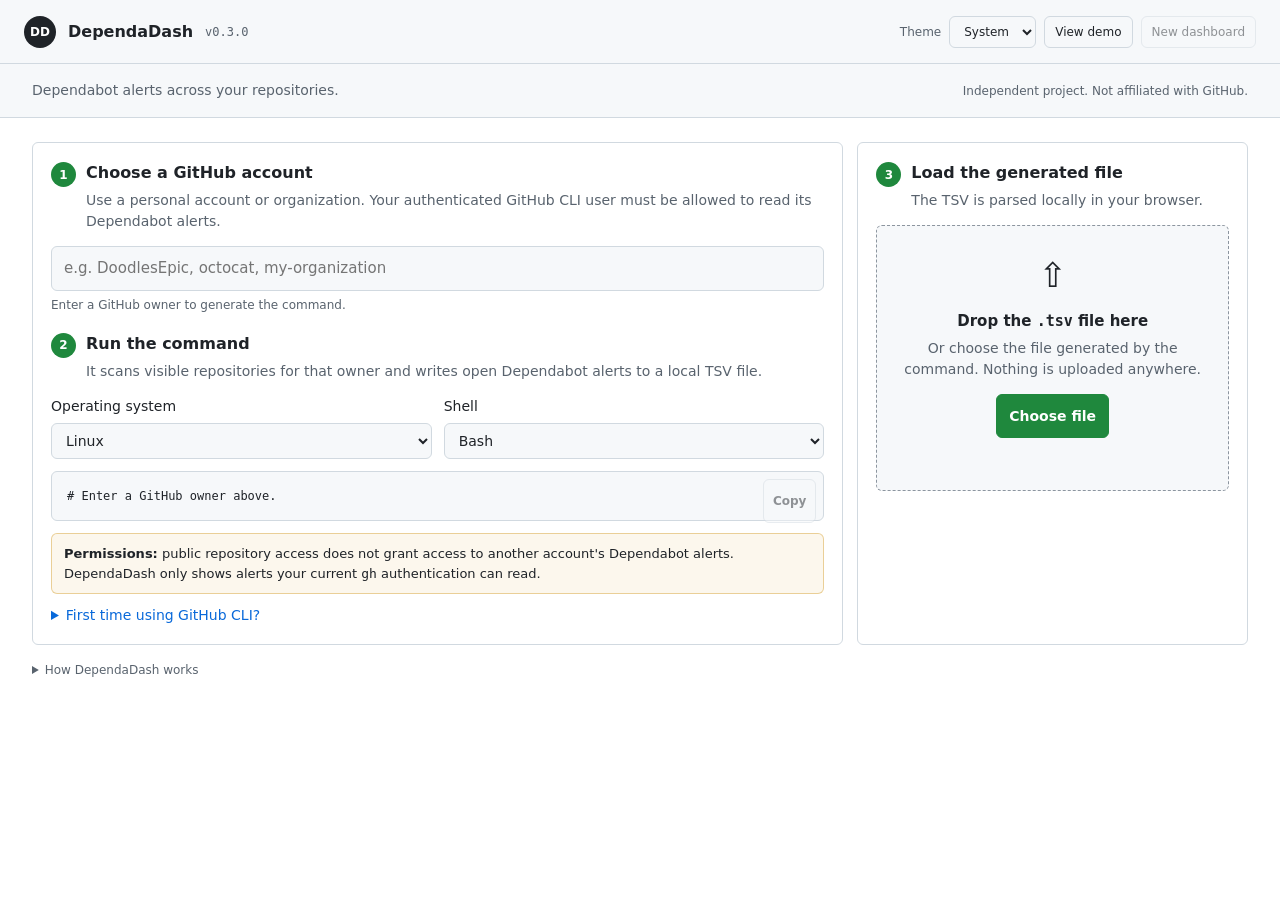
<file: index.html>
<!doctype html>
<html lang="en">
<head>
  <meta charset="utf-8">
  <meta name="viewport" content="width=device-width, initial-scale=1">
  <meta name="color-scheme" content="light dark">
  <meta name="description" content="A local dashboard for Dependabot alerts across GitHub repositories.">
  <title>DependaDash</title>
  <link rel="stylesheet" href="styles.css">
</head>
<body>
  <header class="site-header">
    <div class="brand">
      <div class="mark" aria-hidden="true">DD</div>
      <h1>DependaDash</h1>
      <span class="version" aria-label="Version">v0.3.0</span>
    </div>
    <div class="header-actions">
      <label class="theme-control" for="themeSelect">Theme
        <select class="control" id="themeSelect">
          <option value="system">System</option>
          <option value="light">Light</option>
          <option value="dark">Dark</option>
        </select>
      </label>
      <button class="btn" id="demoBtn" type="button">View demo</button>
      <button class="btn" id="resetBtn" type="button" aria-label="Start a new dashboard or analyze another account" disabled>New dashboard</button>
    </div>
  </header>
  <div class="page-intro">
    <p class="subtitle">Dependabot alerts across your repositories.</p>
    <p class="affiliation">Independent project. Not affiliated with GitHub.</p>
  </div>

  <main class="shell">
    <section class="grid setup" id="setup">
      <div class="panel">
        <div class="panel-body">
          <div class="step">
            <span class="step-number">1</span>
            <div>
              <h2>Choose a GitHub account</h2>
              <p>Use a personal account or organization. Your authenticated GitHub CLI user must be allowed to read its Dependabot alerts.</p>
            </div>
          </div>

          <div class="owner-row">
            <input
              class="owner-input"
              id="ownerInput"
              maxlength="39"
              spellcheck="false"
              placeholder="e.g. DoodlesEpic, octocat, my-organization"
              autocomplete="off"
              aria-label="GitHub account or organization"
            >
          </div>
          <div class="owner-status" id="ownerStatus">Enter a GitHub owner to generate the command.</div>

          <div class="step command-step">
            <span class="step-number">2</span>
            <div>
              <h2>Run the command</h2>
              <p>It scans visible repositories for that owner and writes open Dependabot alerts to a local TSV file.</p>
            </div>
          </div>

          <div class="command-selectors">
            <label for="osSelect">
              Operating system
              <select class="control" id="osSelect">
                <option value="linux">Linux</option>
                <option value="macos">macOS</option>
                <option value="windows">Windows</option>
              </select>
            </label>
            <label for="shellSelect">
              Shell
              <select class="control" id="shellSelect">
                <option value="bash">Bash</option>
                <option value="fish">fish</option>
                <option value="zsh">Zsh</option>
                <option value="powershell">PowerShell</option>
              </select>
            </label>
          </div>

          <p id="shellHint" hidden>Save the command as a .cmd file, then run it in Command Prompt.</p>

          <div class="code-wrap">
            <pre id="command"><code># Enter a GitHub owner above.</code></pre>
            <button class="btn copy-button" id="copyBtn" type="button" disabled>Copy</button>
          </div>

          <div class="notice warning">
            <strong>Permissions:</strong> public repository access does not grant access to another account's Dependabot alerts. DependaDash only shows alerts your current <code>gh</code> authentication can read.
          </div>

          <details>
            <summary>First time using GitHub CLI?</summary>
            <div class="notice">
              Install GitHub CLI, then run <code>gh auth login</code> and complete authentication. All shell versions use its built-in JSON filtering and do not require a separate <code>jq</code> installation. DependaDash never asks for or stores your GitHub token.
            </div>
          </details>
        </div>
      </div>

      <div class="panel">
        <div class="panel-body">
          <div class="step">
            <span class="step-number">3</span>
            <div>
              <h2>Load the generated file</h2>
              <p>The TSV is parsed locally in your browser.</p>
            </div>
          </div>

          <div class="drop-zone" id="dropZone">
            <div class="drop-icon" aria-hidden="true">⇧</div>
            <strong>Drop the <code>.tsv</code> file here</strong>
            <p>Or choose the file generated by the command. Nothing is uploaded anywhere.</p>
            <label class="btn primary" for="fileInput">Choose file</label>
            <input id="fileInput" type="file" accept=".tsv,.txt,text/tab-separated-values,text/plain">
            <div class="file-meta" id="fileMeta"></div>
          </div>
        </div>
      </div>
    </section>

    <section class="dashboard" id="dashboard" aria-label="Dependabot dashboard">
      <section class="dashboard-summary" aria-label="Dashboard summary">
        <div class="identity">
          <span>Loaded owner: <strong id="loadedOwner">-</strong></span>
          <span class="muted" id="loadedRepos">0 affected repositories</span>
        </div>
        <dl class="stats" aria-label="Alert counts">
          <div><dt>Open alerts</dt><dd id="totalCount">0</dd></div>
          <div class="critical"><dt>Critical</dt><dd id="criticalCount">0</dd></div>
          <div class="high"><dt>High</dt><dd id="highCount">0</dd></div>
          <div class="medium"><dt>Medium</dt><dd id="mediumCount">0</dd></div>
          <div class="low"><dt>Low</dt><dd id="lowCount">0</dd></div>
        </dl>
      </section>

      <section class="panel results-panel">
        <div class="results-header">
          <div class="tabs" role="tablist" aria-label="Group alerts">
            <button class="tab active" data-tab="alerts" type="button" role="tab" aria-selected="true">Alerts</button>
            <button class="tab" data-tab="advisories" type="button" role="tab" aria-selected="false">Group by advisory</button>
          </div>
          <div class="result-actions">
            <details class="column-menu" id="columnMenu">
              <summary class="btn">Columns</summary>
              <fieldset id="columnOptions">
                <legend>Visible columns</legend>
                <p class="column-help">Drag column edges to resize, or focus an edge and use the arrow keys.</p>
              </fieldset>
            </details>
            <button class="btn" id="exportBtn" type="button">Export CSV</button>
          </div>
        </div>
        <div class="toolbar">
          <input class="control search" id="search" placeholder="Search repository, package, GHSA, CVE..." aria-label="Search alerts">
          <select class="control" id="severityFilter" aria-label="Filter by severity">
            <option value="">All severities</option>
          </select>
          <select class="control" id="repoFilter" aria-label="Filter by repository">
            <option value="">All repositories</option>
          </select>
          <select class="control" id="ecosystemFilter" aria-label="Filter by ecosystem">
            <option value="">All ecosystems</option>
          </select>
          <select class="control" id="sortOrder" aria-label="Order alerts">
            <option value="severity">Severity</option>
            <option value="created_at:desc">Alert created: newest first</option>
            <option value="created_at:asc">Alert created: oldest first</option>
            <option value="published_at:desc">Advisory published: newest first</option>
            <option value="published_at:asc">Advisory published: oldest first</option>
          </select>
        </div>
        <p class="sort-help tiny">Dates are shown in UTC. Missing dates sort last. Grouped alert ordering uses each group's newest or oldest matching alert.</p>

        <div id="alertsView">
          <div class="table-wrap" tabindex="0" role="region" aria-label="Alerts table, scroll to see all columns">
            <table id="alertsTable">
              <colgroup id="alertColumns"></colgroup>
              <thead>
                <tr>
                  <th>Severity</th>
                  <th>Repository</th>
                  <th>Package</th>
                  <th>Advisory</th>
                  <th>Versions</th>
                  <th>Alert</th>
                </tr>
              </thead>
              <tbody id="alertsBody"></tbody>
            </table>
            <div class="empty" id="alertsEmpty" hidden>No alerts match the current filters.</div>
          </div>
        </div>

        <div id="advisoriesView" hidden>
          <div id="advisoriesList"></div>
          <div class="empty" id="advisoriesEmpty" hidden>No advisories match the current filters.</div>
        </div>

        <div class="footer-row">
          <span id="resultMeta">0 results</span>
          <span>Data stays in this browser tab.</span>
        </div>
      </section>
    </section>

    <details class="footer-note">
      <summary>How DependaDash works</summary>
      <p>Browsers cannot execute <code>gh</code> directly. DependaDash generates the collection command and then visualizes the TSV it produces.</p>
    </details>
  </main>

  <div class="toast" id="toast" role="status" aria-live="polite"></div>
  <script src="commands.js" defer></script>
  <script src="main.js" defer></script>
</body>
</html>
</file>
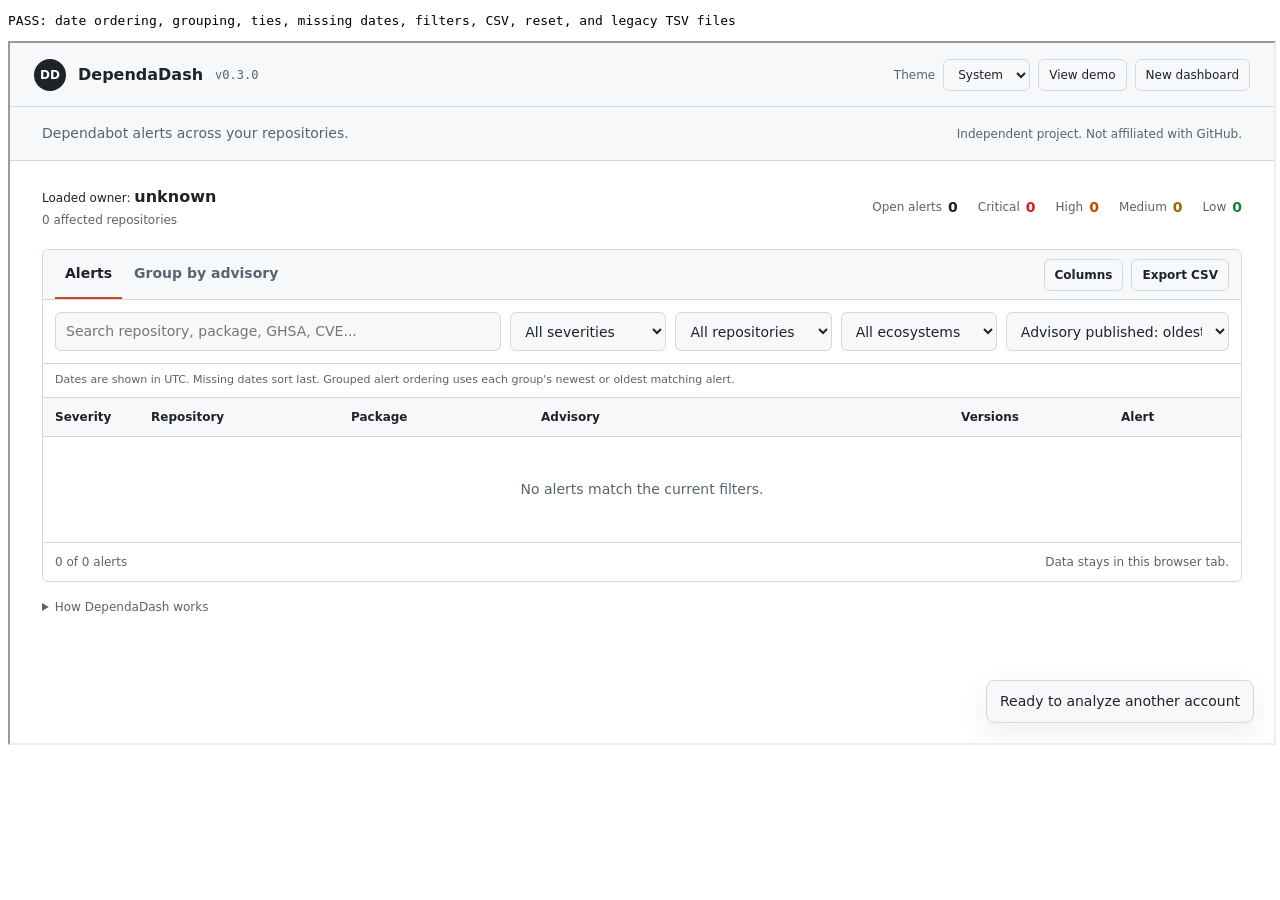
<file: tests/dashboard.html>
<!doctype html>
<html lang="en">
<meta charset="utf-8">
<title>DependaDash dashboard tests</title>
<pre id="result">Running dashboard tests...</pre>
<iframe src="../index.html" title="Dashboard under test" style="width: 100%; height: 700px"></iframe>
<script>
const result = document.querySelector('#result')
document.querySelector('iframe').addEventListener('load', async event => {
  try {
    const app = event.target.contentWindow
    const doc = app.document
    const assert = (condition, message) => {
      if (!condition) throw new Error(message)
    }
    const order = value => {
      const select = doc.querySelector('#sortOrder')
      select.value = value
      select.dispatchEvent(new app.Event('change'))
    }
    const alertOrder = () => [...doc.querySelectorAll('#alertsBody .repo')].map(item => item.textContent).join(',')
    const groupOrder = () => [...doc.querySelectorAll('#advisoriesList h3 a')].map(item => item.textContent).join(',')
    const row = (name, ghsa, severity, created, published) => ({
      repository: `acme/${name}`, package: 'example', ghsa, severity,
      created_at: created, published_at: published, html_url: '#'
    })
    app.loadData([
      row('old', 'GHSA-A', 'low', '2026-01-01T00:00:00Z', '2025-01-01T00:00:00Z'),
      row('new', 'GHSA-A', 'low', '2026-03-01T01:00:00+01:00', '2025-01-01T00:00:00Z'),
      row('middle', 'GHSA-B', 'high', '2026-02-01T00:00:00Z', '2025-02-01T00:00:00Z'),
      row('missing', 'GHSA-C', 'critical', '', ''),
      row('invalid', 'GHSA-D', 'medium', 'invalid', 'invalid'),
      row('tie', 'GHSA-E', 'critical', '2026-02-01T00:00:00Z', '2025-02-01T00:00:00Z')
    ], 'Test data')
    assert(alertOrder() === 'acme/missing,acme/tie,acme/middle,acme/invalid,acme/new,acme/old', 'Default severity ordering')
    order('created_at:asc')
    assert(alertOrder() === 'acme/old,acme/tie,acme/middle,acme/new,acme/missing,acme/invalid', 'Oldest alerts, ties, and missing dates')
    assert(groupOrder() === 'GHSA-A,GHSA-E,GHSA-B,GHSA-C,GHSA-D', 'Groups use the oldest matching alert')
    order('created_at:desc')
    assert(alertOrder() === 'acme/new,acme/tie,acme/middle,acme/old,acme/missing,acme/invalid', 'Newest alerts and timezone offsets')
    assert(groupOrder() === 'GHSA-A,GHSA-E,GHSA-B,GHSA-C,GHSA-D', 'Groups use the newest matching alert')
    order('published_at:asc')
    assert(alertOrder() === 'acme/new,acme/old,acme/tie,acme/middle,acme/missing,acme/invalid', 'Oldest advisories')
    order('published_at:desc')
    assert(groupOrder() === 'GHSA-E,GHSA-B,GHSA-A,GHSA-C,GHSA-D', 'Newest advisories')
    assert(doc.querySelectorAll('#alertsBody time').length === 8, 'Valid dates use time elements')
    assert(doc.querySelector('#alertsBody').textContent.includes('Not available'), 'Missing dates are labeled')
    const search = doc.querySelector('#search')
    search.value = 'middle'
    search.dispatchEvent(new app.Event('input'))
    assert(alertOrder() === 'acme/middle' && groupOrder() === 'GHSA-B', 'Filters apply before ordering and grouping')
    let exported
    app.URL.createObjectURL = blob => { exported = blob; return 'blob:test' }
    app.URL.revokeObjectURL = () => {}
    app.HTMLAnchorElement.prototype.click = () => {}
    doc.querySelector('#exportBtn').click()
    const csv = await exported.text()
    assert(csv.split('\n').length === 2 && csv.includes('created_at,published_at') && csv.includes('2025-02-01T00:00:00Z'), 'CSV exports filtered dates')
    doc.querySelector('#resetBtn').click()
    assert(doc.querySelector('#sortOrder').value === 'severity', 'Reset restores severity ordering')
    const oldFile = 'repository\tseverity\tpackage\tghsa\thtml_url\tcreated_at\nacme/legacy\thigh\texample\tGHSA-old\t#\t2026-01-01T00:00:00Z\n'
    app.loadData(app.parseTSV(oldFile), 'Old TSV')
    order('published_at:asc')
    assert(alertOrder() === 'acme/legacy', 'Older TSV files remain readable')
    app.loadData([], 'Empty TSV')
    assert(!doc.querySelector('#alertsEmpty').hidden && !doc.querySelector('#advisoriesEmpty').hidden, 'Empty reports remain usable')
    result.textContent = 'PASS: date ordering, grouping, ties, missing dates, filters, CSV, reset, and legacy TSV files'
  } catch (error) {
    result.textContent = `FAIL: ${error.stack}`
  }
})
</script>
</html>
</file>
<file: styles.css>
:root {
  color-scheme: light;
  --bg: #f6f8fa;
  --header-bg: #f6f8fa;
  --panel: #ffffff;
  --border: #d1d9e0;
  --text: #1f2328;
  --muted: #59636e;
  --link: #0969da;
  --button: #f6f8fa;
  --button-hover: #eaeef2;
  --primary: #1f883d;
  --primary-hover: #1a7f37;
  --critical: #cf222e;
  --high: #bc4c00;
  --medium: #9a6700;
  --low: #1a7f37;
  --code-bg: #f6f8fa;
  --code-text: #1f2328;
  --drop-border: #8c959f;
  --tab-accent: #cf462d;
  --shadow: 0 10px 30px rgba(31, 35, 40, .08);
  --radius: 6px;
}

:root[data-theme="dark"] {
  color-scheme: dark;
  --bg: #151b23;
  --header-bg: #010409;
  --panel: #0d1117;
  --border: #3d444d;
  --text: #f0f6fc;
  --muted: #9198a1;
  --link: #58a6ff;
  --button: #21262d;
  --button-hover: #30363d;
  --primary: #238636;
  --primary-hover: #2ea043;
  --critical: #ff7b72;
  --high: #ffa657;
  --medium: #e3b341;
  --low: #56d364;
  --code-bg: #010409;
  --code-text: #c9d1d9;
  --drop-border: #3d444d;
  --tab-accent: #f78166;
  --shadow: 0 10px 30px rgba(0, 0, 0, .25);
}

* { box-sizing: border-box; }
[hidden] { display: none !important; }
html { scroll-behavior: smooth; }
body {
  margin: 0;
  min-height: 100vh;
  color: var(--text);
  background: var(--panel);
  font: 14px/1.5 ui-sans-serif, -apple-system, BlinkMacSystemFont, "Segoe UI", system-ui, sans-serif;
  overflow-wrap: anywhere;
}

button, input, select { font: inherit; }
a { color: var(--link); text-decoration: none; }
a:hover { text-decoration: underline; }
:focus-visible { outline: 2px solid var(--link); outline-offset: 2px; }
code { font-family: ui-monospace, SFMono-Regular, Menlo, Consolas, monospace; }
.shell { width: 100%; padding: 24px 32px; }

.site-header {
  display: flex;
  justify-content: space-between;
  align-items: center;
  gap: 24px;
  min-height: 64px;
  padding: 12px 24px;
  background: var(--header-bg);
  color: var(--text);
  border-bottom: 1px solid var(--border);
}

.brand { display: flex; gap: 12px; align-items: center; min-width: 0; }
.version { color: var(--muted); font-size: 12px; white-space: nowrap; }
.step > div { min-width: 0; }
.mark {
  flex-shrink: 0;
  width: 32px;
  height: 32px;
  border-radius: 50%;
  display: grid;
  place-items: center;
  background: var(--text);
  color: var(--panel);
  font-size: 12px;
  font-weight: 600;
}

h1 { font-size: 16px; font-weight: 600; line-height: 1.5; margin: 0; }
h2 { font-size: 16px; margin: 0 0 5px; }
p { margin: 0; }
.subtitle, .muted, .step p { color: var(--muted); }
.header-actions { display: flex; align-items: center; gap: 8px; flex-wrap: wrap; }
.page-intro { display: flex; justify-content: space-between; align-items: center; flex-wrap: wrap; gap: 8px 24px; padding: 16px 32px; background: var(--bg); border-bottom: 1px solid var(--border); }
.affiliation { font-size: 12px; color: var(--muted); }
.theme-control { display: flex; align-items: center; gap: 8px; color: var(--muted); font-size: 12px; }
.theme-control select { width: auto; }

.btn {
  appearance: none;
  border: 1px solid var(--border);
  background: var(--button);
  color: var(--text);
  border-radius: 6px;
  padding: 8px 12px;
  min-height: 44px;
  justify-content: center;
  cursor: pointer;
  font-weight: 600;
  display: inline-flex;
  align-items: center;
  gap: 7px;
}
.btn:hover { border-color: var(--muted); background: var(--button-hover); text-decoration: none; }
.btn.primary { background: var(--primary); border-color: var(--primary); color: #fff; }
.btn.primary:hover { background: var(--primary-hover); }
.btn:disabled { opacity: .48; cursor: not-allowed; }

.site-header .btn, .site-header .control {
  min-height: 32px;
  padding: 4px 10px;
  background: transparent;
  border-color: var(--border);
  color: var(--text);
  font-size: 12px;
  font-weight: 400;
}
.site-header .control { background: var(--header-bg); }
.site-header .btn:hover { background: var(--button-hover); border-color: var(--muted); }
.site-header :focus-visible { outline-color: var(--link); }

.grid { display: grid; gap: 14px; }
.setup { grid-template-columns: minmax(0, 1.35fr) minmax(300px, .65fr); margin-bottom: 16px; }
.panel {
  min-width: 0;
  background: var(--panel);
  border: 1px solid var(--border);
  border-radius: var(--radius);
}
.panel-body { padding: 18px; }

.step { display: flex; gap: 10px; align-items: flex-start; margin-bottom: 14px; }
.step-number {
  width: 25px;
  height: 25px;
  flex: 0 0 25px;
  border-radius: 50%;
  display: grid;
  place-items: center;
  background: var(--primary);
  color: #fff;
  font-size: 12px;
  font-weight: 600;
  margin-top: 1px;
}
.command-step { margin-top: 16px; }
.owner-row { margin: 12px 0 5px; }
.owner-input, .control {
  width: 100%;
  min-width: 0;
  color: var(--text);
  background: var(--bg);
  border: 1px solid var(--border);
  border-radius: 6px;
  padding: 10px 12px;
  outline: none;
}
.owner-input { font-size: 15px; }
.owner-input:focus, .control:focus { border-color: var(--link); box-shadow: 0 0 0 3px rgba(47, 129, 247, .13); }
.owner-status { min-height: 20px; margin: 3px 0 11px; font-size: 12px; color: var(--muted); }
.owner-status.bad { color: var(--critical); }
.owner-status.good { color: var(--low); }

.command-selectors { display: grid; grid-template-columns: repeat(2, minmax(0, 1fr)); gap: 12px; }
.command-selectors label { display: grid; align-content: start; gap: 6px; }

.code-wrap { position: relative; margin-top: 12px; }
pre {
  margin: 0;
  max-height: 315px;
  overflow: auto;
  padding: 15px 62px 15px 15px;
  background: var(--code-bg);
  border: 1px solid var(--border);
  border-radius: 6px;
  color: var(--code-text);
  font: 12px/1.55 ui-monospace, SFMono-Regular, Menlo, Consolas, monospace;
  white-space: pre;
  tab-size: 2;
}
.copy-button { position: absolute; right: 8px; top: 8px; padding: 6px 9px; font-size: 12px; }

.notice {
  border: 1px solid rgba(47, 129, 247, .38);
  background: rgba(47, 129, 247, .08);
  border-radius: 6px;
  padding: 10px 12px;
  color: var(--code-text);
  font-size: 13px;
  margin-top: 12px;
}
.notice.warning { border-color: rgba(210, 153, 34, .42); background: rgba(210, 153, 34, .08); }
details { margin-top: 11px; }
summary { cursor: pointer; color: var(--link); }

.drop-zone {
  min-height: 266px;
  border: 1.5px dashed var(--drop-border);
  border-radius: 6px;
  display: flex;
  flex-direction: column;
  align-items: center;
  justify-content: center;
  text-align: center;
  padding: 20px;
  background: var(--bg);
  transition: .15s ease;
}
.drop-zone.drag { border-color: var(--link); background: rgba(31, 111, 235, .10); transform: translateY(-1px); }
.drop-icon { font-size: 34px; margin-bottom: 9px; }
.drop-zone > strong { font-size: 15px; }
.drop-zone > p { max-width: 330px; margin: 6px auto 14px; color: var(--muted); }
#fileInput { position: absolute; width: 1px; height: 1px; opacity: 0; }
.drop-zone:focus-within label { outline: 2px solid var(--link); outline-offset: 2px; }
.file-meta { font-size: 12px; color: var(--muted); margin-top: 10px; min-height: 18px; }

.dashboard { display: none; }
.dashboard.visible { display: block; }
.dashboard-summary { display: flex; justify-content: space-between; align-items: center; flex-wrap: wrap; gap: 16px 24px; margin-bottom: 20px; }
.identity { display: flex; flex-direction: column; gap: 2px; font-size: 12px; }
.identity strong { font-size: 16px; color: var(--text); }
.stats { display: flex; flex-wrap: wrap; gap: 8px 20px; margin: 0; }
.stats > div { display: flex; align-items: center; gap: 6px; }
.stats dt { color: var(--muted); font-size: 12px; }
.stats dd { margin: 0; font-weight: 600; font-variant-numeric: tabular-nums; }
.stats .critical dd { color: var(--critical); }
.stats .high dd { color: var(--high); }
.stats .medium dd { color: var(--medium); }
.stats .low dd { color: var(--low); }
.results-header { display: flex; justify-content: space-between; align-items: center; flex-wrap: wrap; gap: 0 12px; padding: 0 12px; background: var(--bg); border-bottom: 1px solid var(--border); border-radius: var(--radius) var(--radius) 0 0; }
.result-actions { display: flex; align-items: center; gap: 8px; padding: 8px 0; }
.results-header .btn { min-height: 32px; padding: 4px 10px; font-size: 12px; }

.toolbar {
  display: grid;
  grid-template-columns: minmax(200px, 1fr) repeat(3, minmax(120px, .35fr)) minmax(220px, .5fr);
  gap: 9px;
  padding: 12px;
  border-bottom: 1px solid var(--border);
}
.control { border-radius: 6px; padding: 8px 10px; }
.sort-help { padding: 8px 12px; border-bottom: 1px solid var(--border); }
.tabs { display: flex; flex-wrap: wrap; gap: 2px; }
.tab {
  border: 0;
  background: transparent;
  color: var(--muted);
  padding: 13px 10px;
  cursor: pointer;
  border-bottom: 2px solid transparent;
  font-weight: 600;
}
.tab.active { color: var(--text); border-bottom-color: var(--tab-accent); }

.table-wrap { overflow: auto; max-height: 65vh; }
table { table-layout: fixed; border-collapse: separate; border-spacing: 0; overflow-wrap: anywhere; }
th {
  position: sticky;
  top: 0;
  z-index: 1;
  text-align: left;
  padding: 10px 12px;
  background: var(--bg);
  border-bottom: 1px solid var(--border);
  color: var(--text);
  font-size: 12px;
  font-weight: 600;
  white-space: nowrap;
}
td { padding: 9px 12px; border-bottom: 1px solid var(--border); vertical-align: top; }
tr:hover td { background: rgba(110, 118, 129, .055); }
.repo, .pkg { font-family: ui-monospace, SFMono-Regular, Menlo, monospace; font-size: 12px; }
.badge {
  display: inline-flex;
  align-items: center;
  border: 1px solid var(--border);
  border-radius: 999px;
  padding: 2px 7px;
  font-size: 11px;
  font-weight: 700;
  text-transform: capitalize;
  white-space: nowrap;
}
.badge.critical { color: var(--critical); border-color: rgba(248, 81, 73, .45); background: rgba(248, 81, 73, .10); }
.badge.high { color: var(--high); border-color: rgba(219, 109, 40, .45); background: rgba(219, 109, 40, .10); }
.badge.medium { color: var(--medium); border-color: rgba(210, 153, 34, .45); background: rgba(210, 153, 34, .10); }
.badge.low { color: var(--low); border-color: rgba(63, 185, 80, .45); background: rgba(63, 185, 80, .10); }
.fix { color: var(--low); font-family: ui-monospace, SFMono-Regular, Menlo, monospace; font-size: 12px; }
.no-fix { color: var(--critical); font-size: 12px; }
.tiny { font-size: 11px; color: var(--muted); }
.summary { line-height: 1.45; }
.advisory-ids { display: flex; flex-wrap: wrap; gap: 2px 10px; margin-top: 4px; font-size: 11px; color: var(--muted); }
.version { font: 12px ui-monospace, SFMono-Regular, Menlo, monospace; }
.empty { padding: 42px 20px; text-align: center; color: var(--muted); }
.footer-row {
  display: flex;
  flex-wrap: wrap;
  justify-content: space-between;
  gap: 15px;
  align-items: center;
  padding: 10px 12px;
  color: var(--muted);
  font-size: 12px;
  border-top: 1px solid var(--border);
}

.advisory {
  padding: 14px 16px;
  border-bottom: 1px solid var(--border);
  display: grid;
  grid-template-columns: 110px minmax(0, 1fr) 120px;
  gap: 14px;
  align-items: start;
}
.advisory:last-child { border-bottom: 0; }
.advisory h3 { font-size: 14px; margin: 0 0 5px; }
.repo-chips { display: flex; gap: 5px; flex-wrap: wrap; margin-top: 7px; }
.chip {
  border: 1px solid var(--border);
  border-radius: 999px;
  padding: 2px 7px;
  color: var(--muted);
  font: 11px ui-monospace, SFMono-Regular, Menlo, monospace;
}
.count { text-align: right; font-size: 20px; font-weight: 600; }
.count small { display: block; font-size: 11px; font-weight: 500; color: var(--muted); }

.toast {
  position: fixed;
  right: 20px;
  bottom: 20px;
  max-width: calc(100% - 40px);
  z-index: 20;
  background: var(--button);
  border: 1px solid var(--border);
  box-shadow: var(--shadow);
  border-radius: 9px;
  padding: 10px 13px;
  opacity: 0;
  transform: translateY(8px);
  pointer-events: none;
  transition: .18s ease;
}
.toast.show { opacity: 1; transform: none; }
.footer-note { margin: 16px 0 20px; font-size: 12px; color: var(--muted); }
.footer-note summary { color: var(--muted); }
.footer-note p { margin-top: 8px; }

@media (max-width: 950px) {
  .setup { grid-template-columns: minmax(0, 1fr); }
  .toolbar { grid-template-columns: repeat(2, minmax(0, 1fr)); }
  .toolbar .search { grid-column: 1 / -1; }
}

@media (max-width: 580px) {
  .site-header { flex-wrap: wrap; gap: 12px; padding: 16px; }
  .header-actions { width: 100%; }
  .site-header .btn, .site-header .control { min-height: 44px; }
  .page-intro { padding: 16px; }
  .shell { padding: 16px; }
  .panel-body { padding: 14px; }
  #ecosystemFilter, #sortOrder { grid-column: 1 / -1; }
  .toolbar .control, .results-header .btn { min-height: 44px; }
  .advisory { grid-template-columns: minmax(0, 1fr); gap: 8px; }
  .advisory .count { text-align: left; }
}

.column-menu { position: relative; margin: 0; }
.column-menu summary { color: var(--text); }
.column-menu fieldset { position: absolute; top: 100%; right: 0; z-index: 3; width: 260px; margin: 4px 0 0; padding: 12px; background: var(--panel); border: 1px solid var(--border); border-radius: 6px; box-shadow: var(--shadow); }
.column-help { margin-bottom: 8px; color: var(--muted); font-size: 12px; }
.column-menu label { display: flex; align-items: center; gap: 8px; min-height: 32px; }
.column-menu input { accent-color: var(--link); }
.column-resize { position: absolute; right: 0; top: 0; width: 12px; height: 100%; border: 0; border-right: 1px solid transparent; background: transparent; cursor: col-resize; touch-action: none; }
th:hover .column-resize { border-right-color: var(--border); }
.column-resize:hover, .column-resize:focus-visible { border-right-color: var(--link); background: var(--button-hover); outline: 2px solid var(--link); outline-offset: -2px; }

@media (max-width: 580px) {
  .column-menu fieldset { left: 0; right: auto; }
}
</file>
